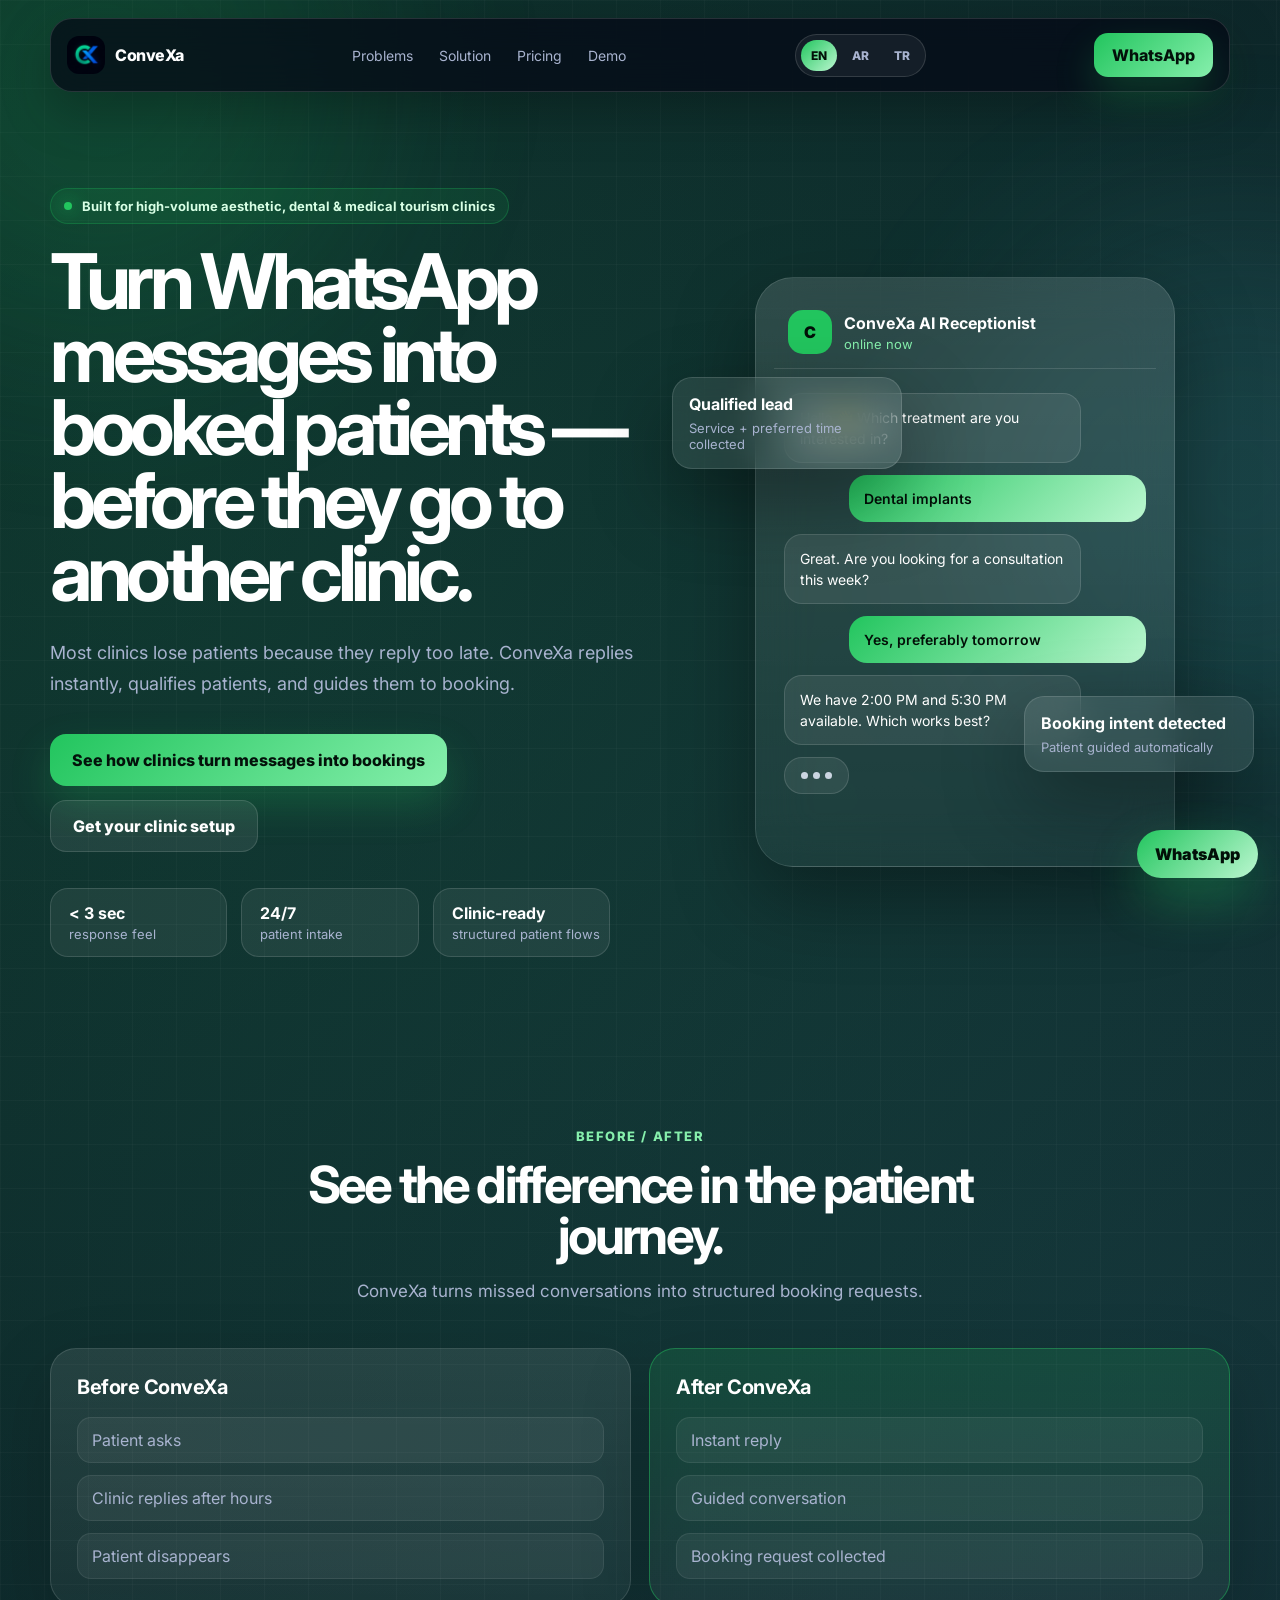
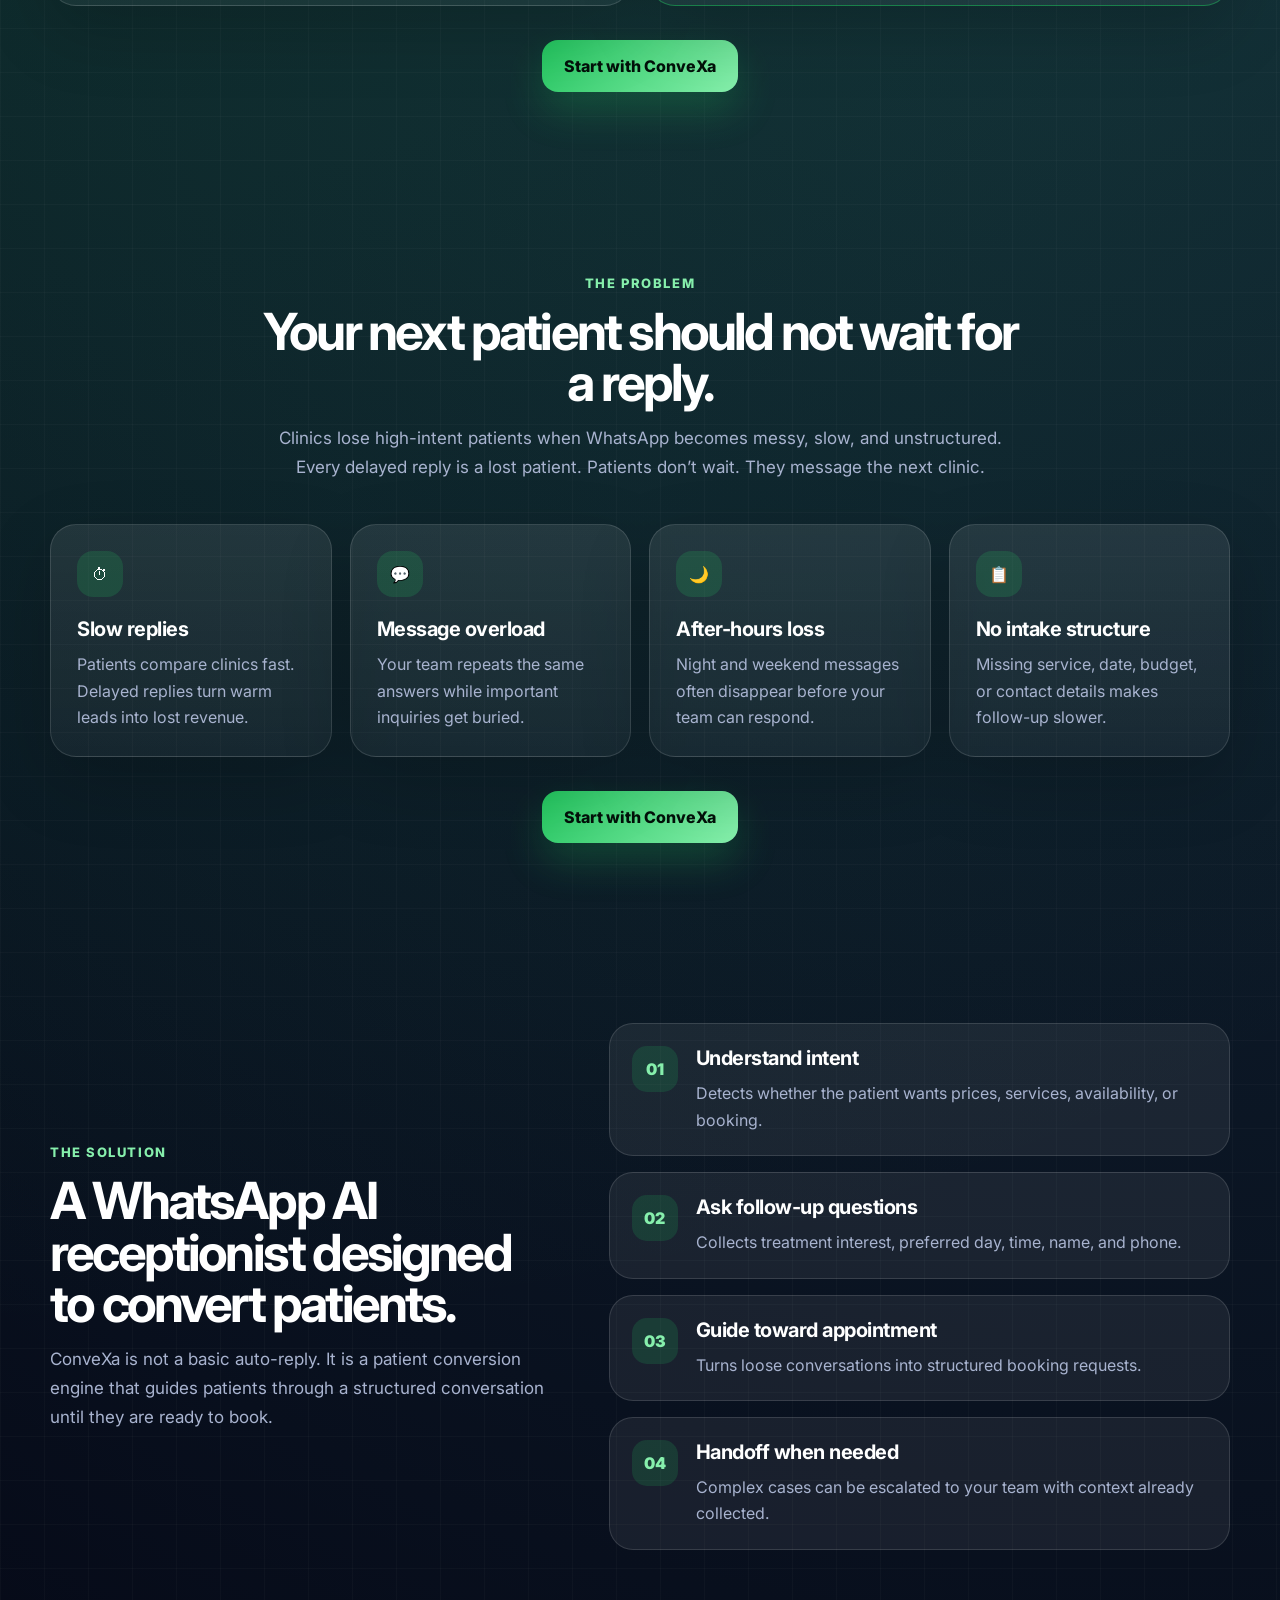
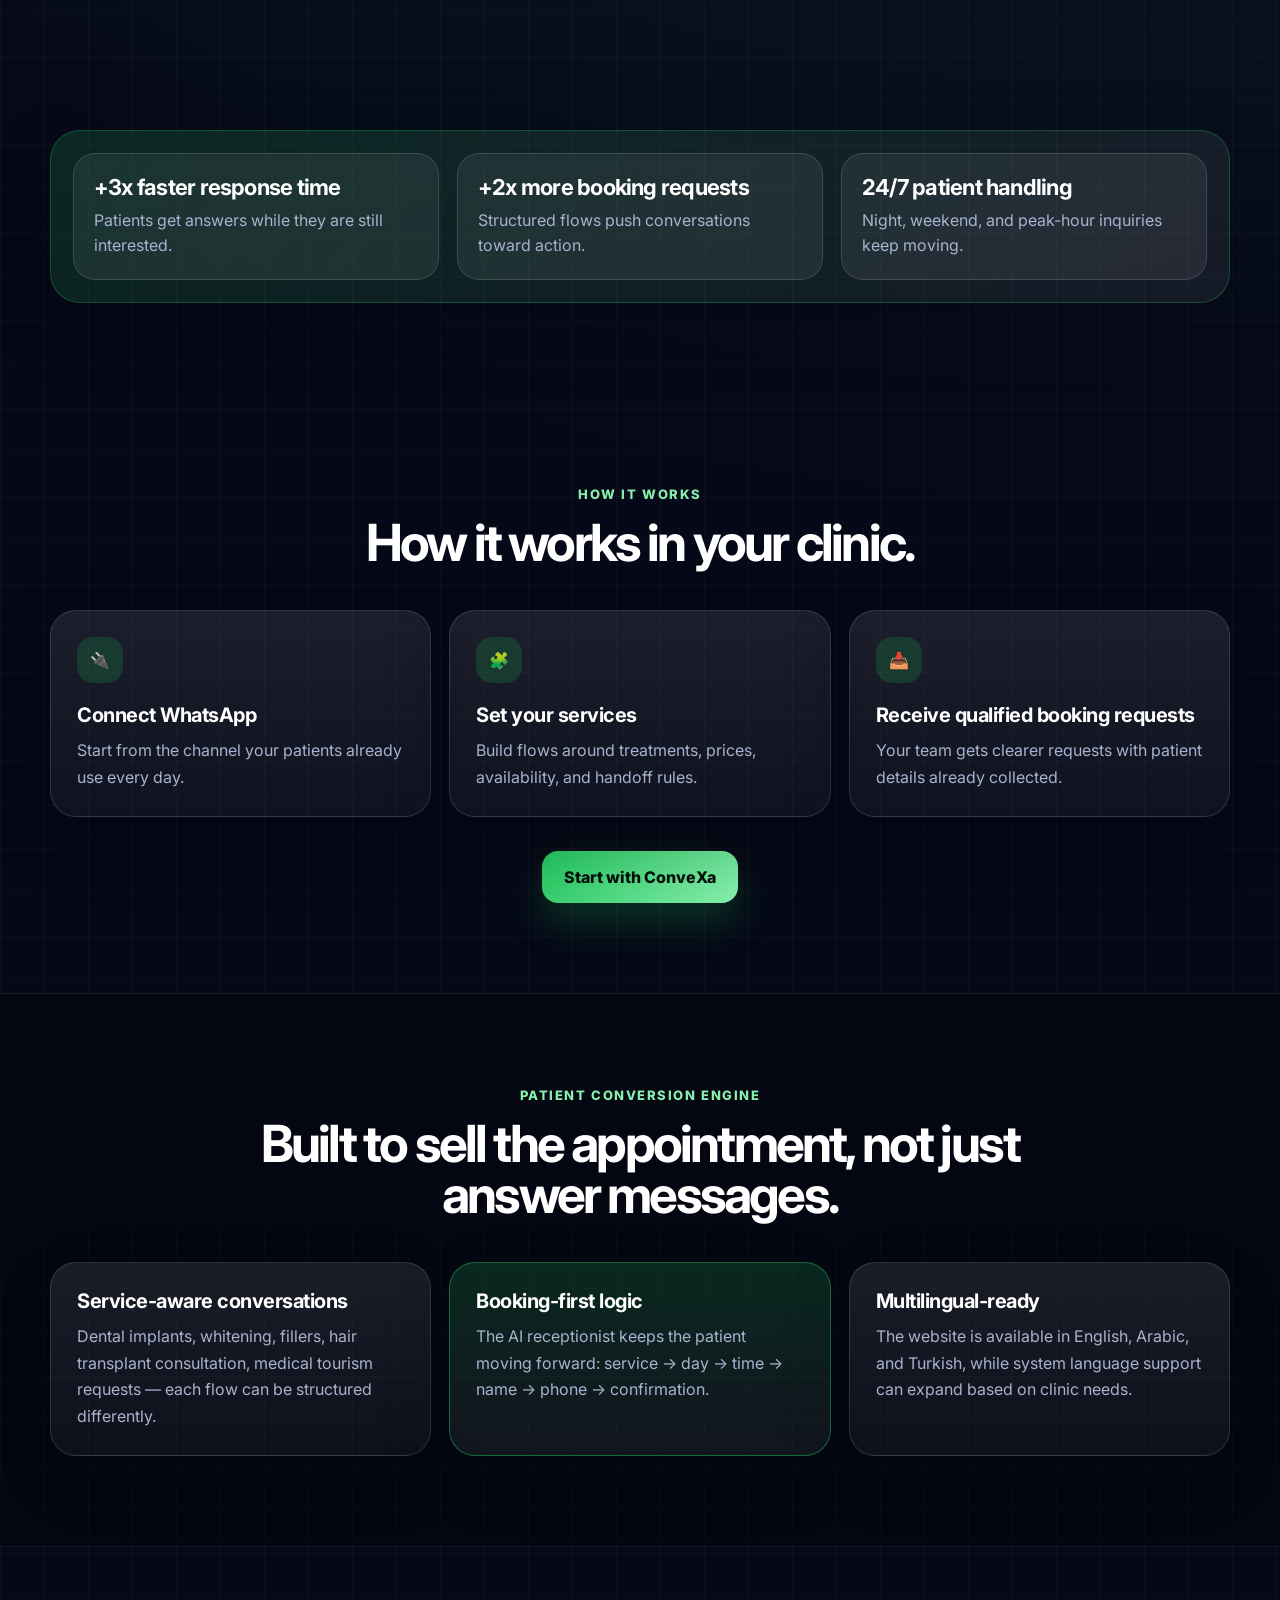
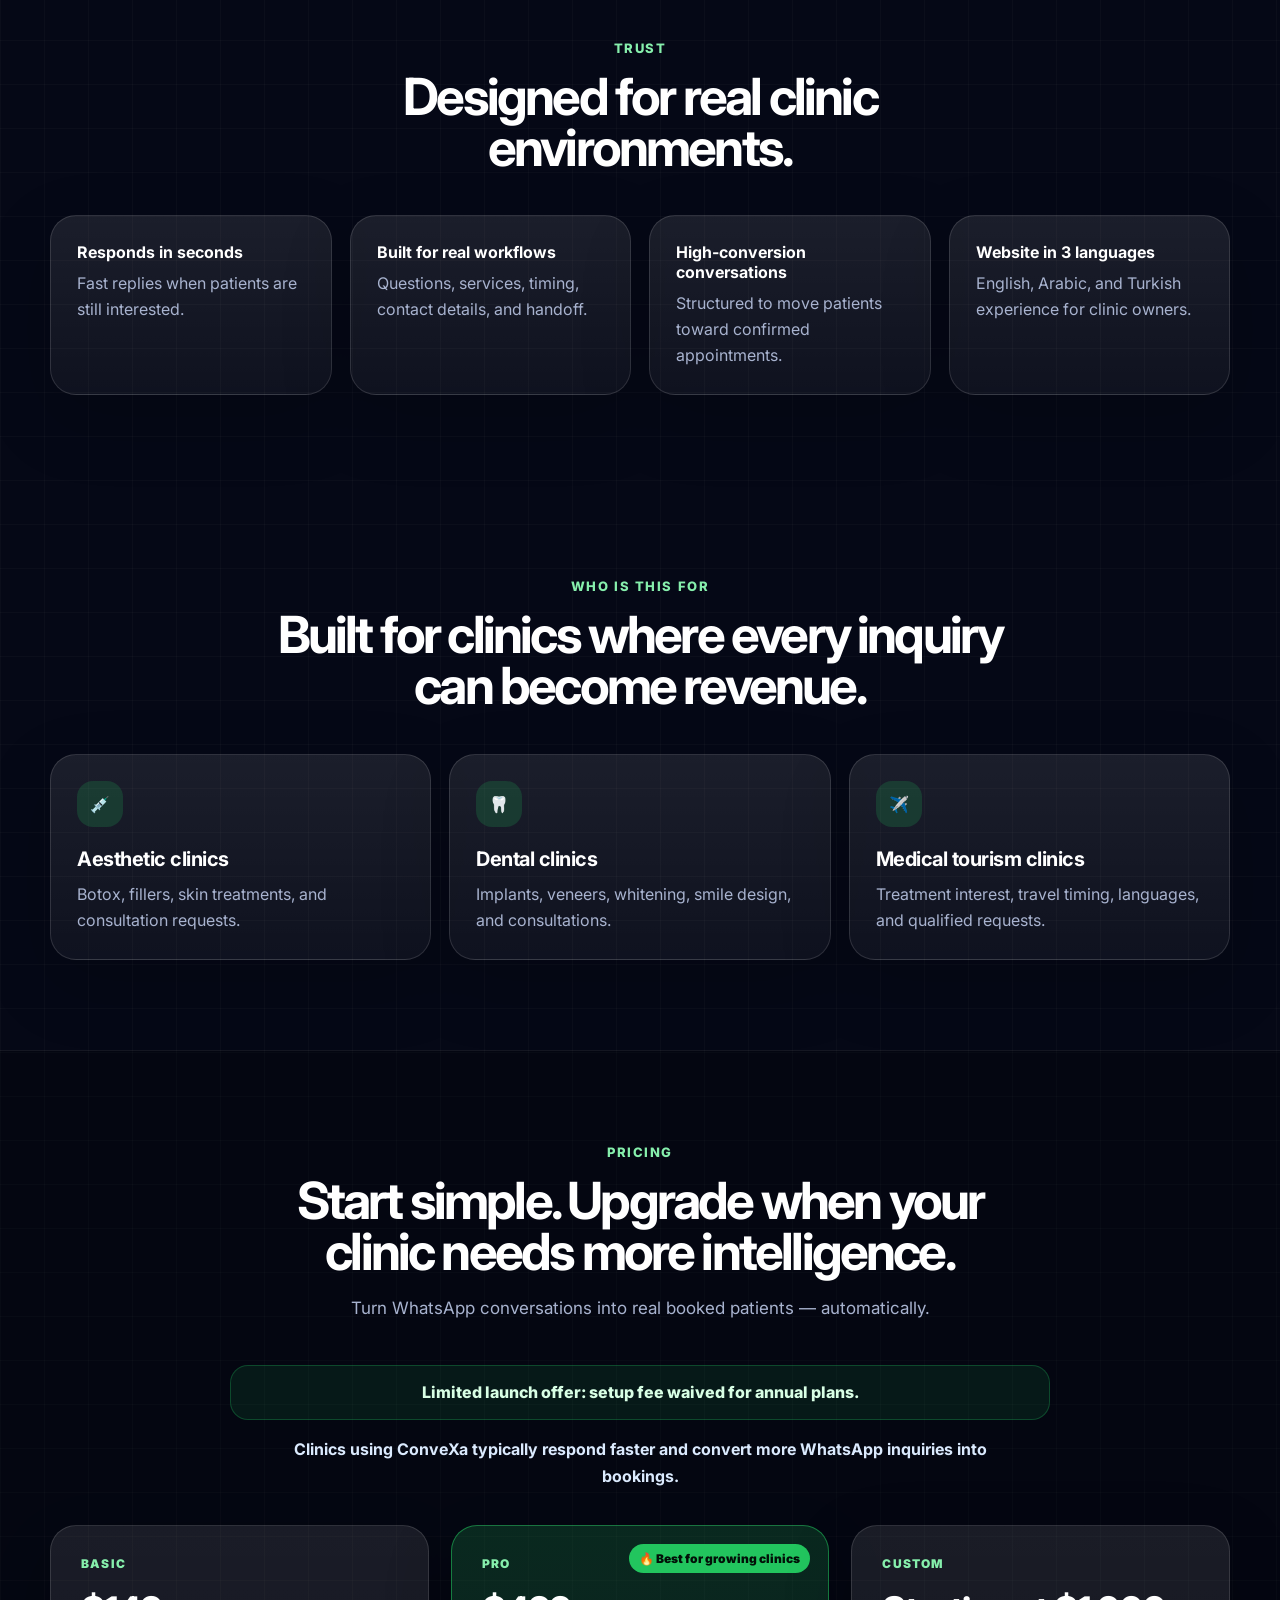
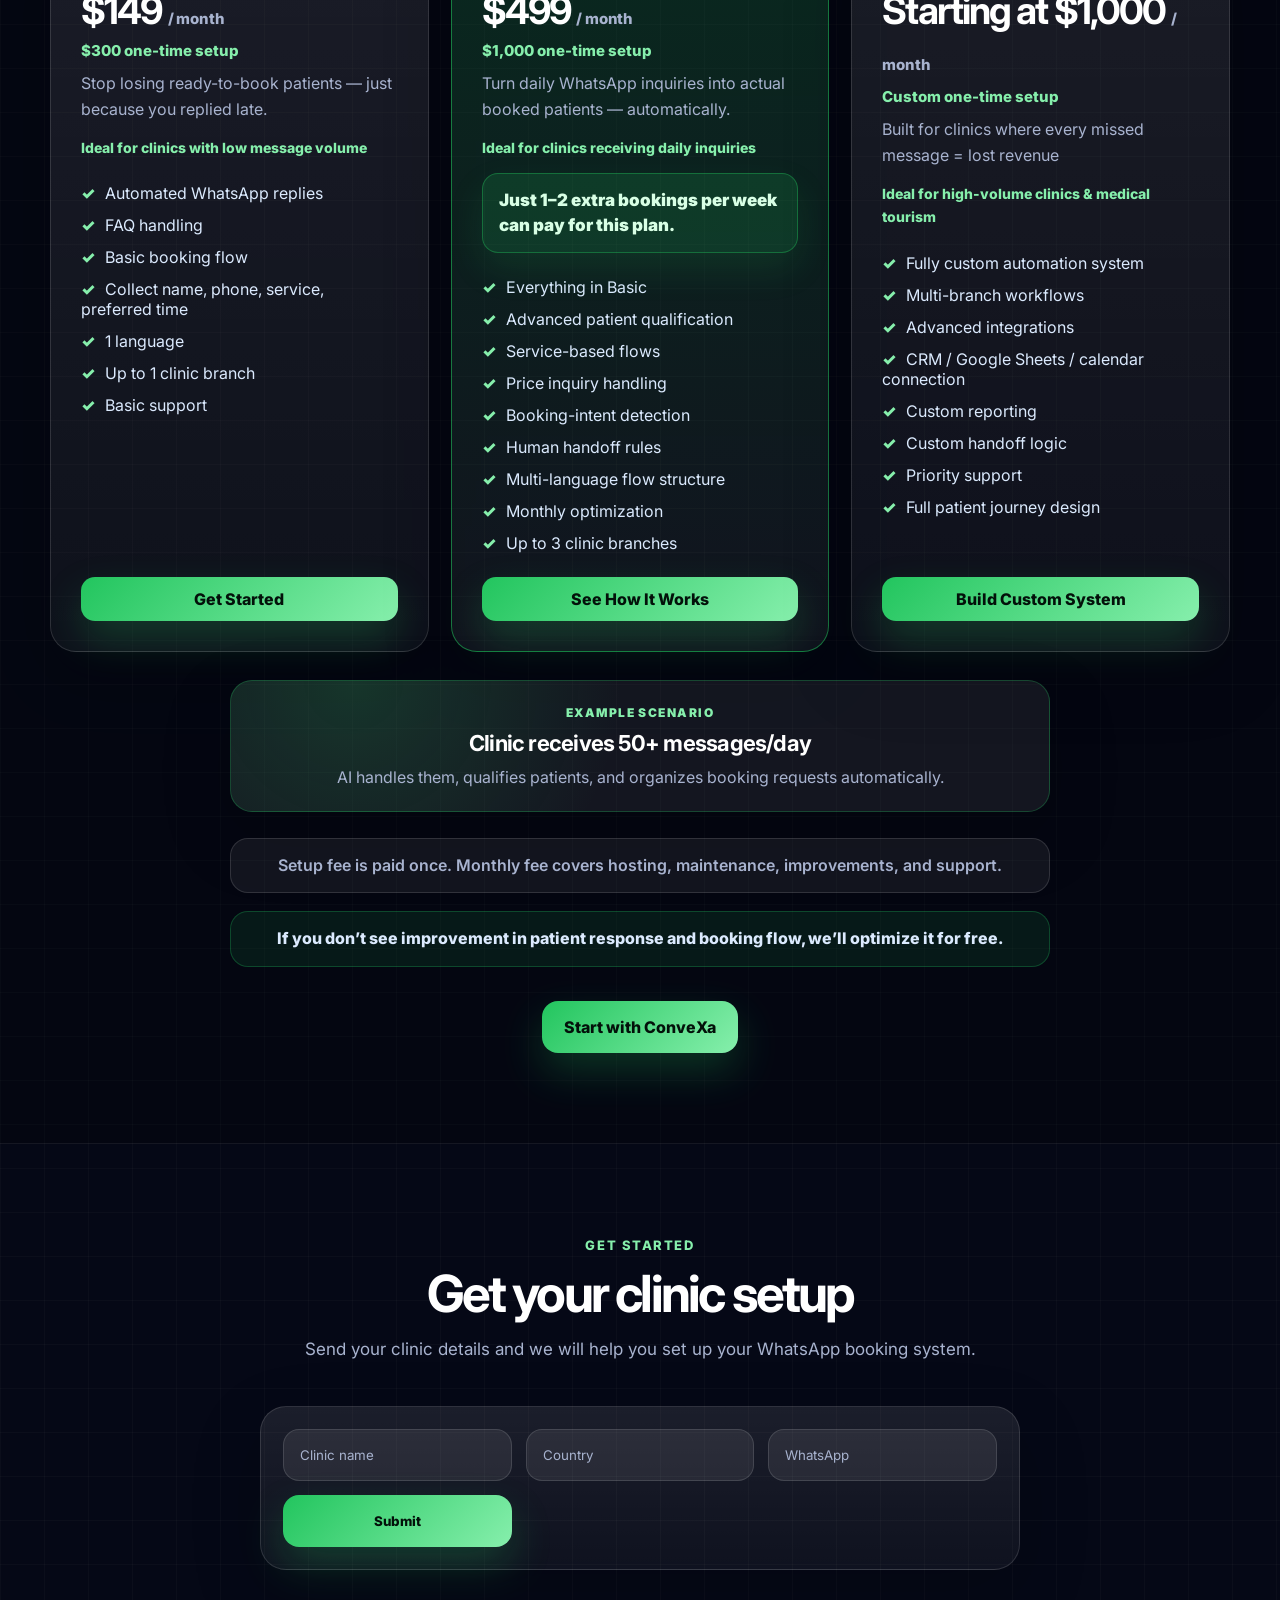
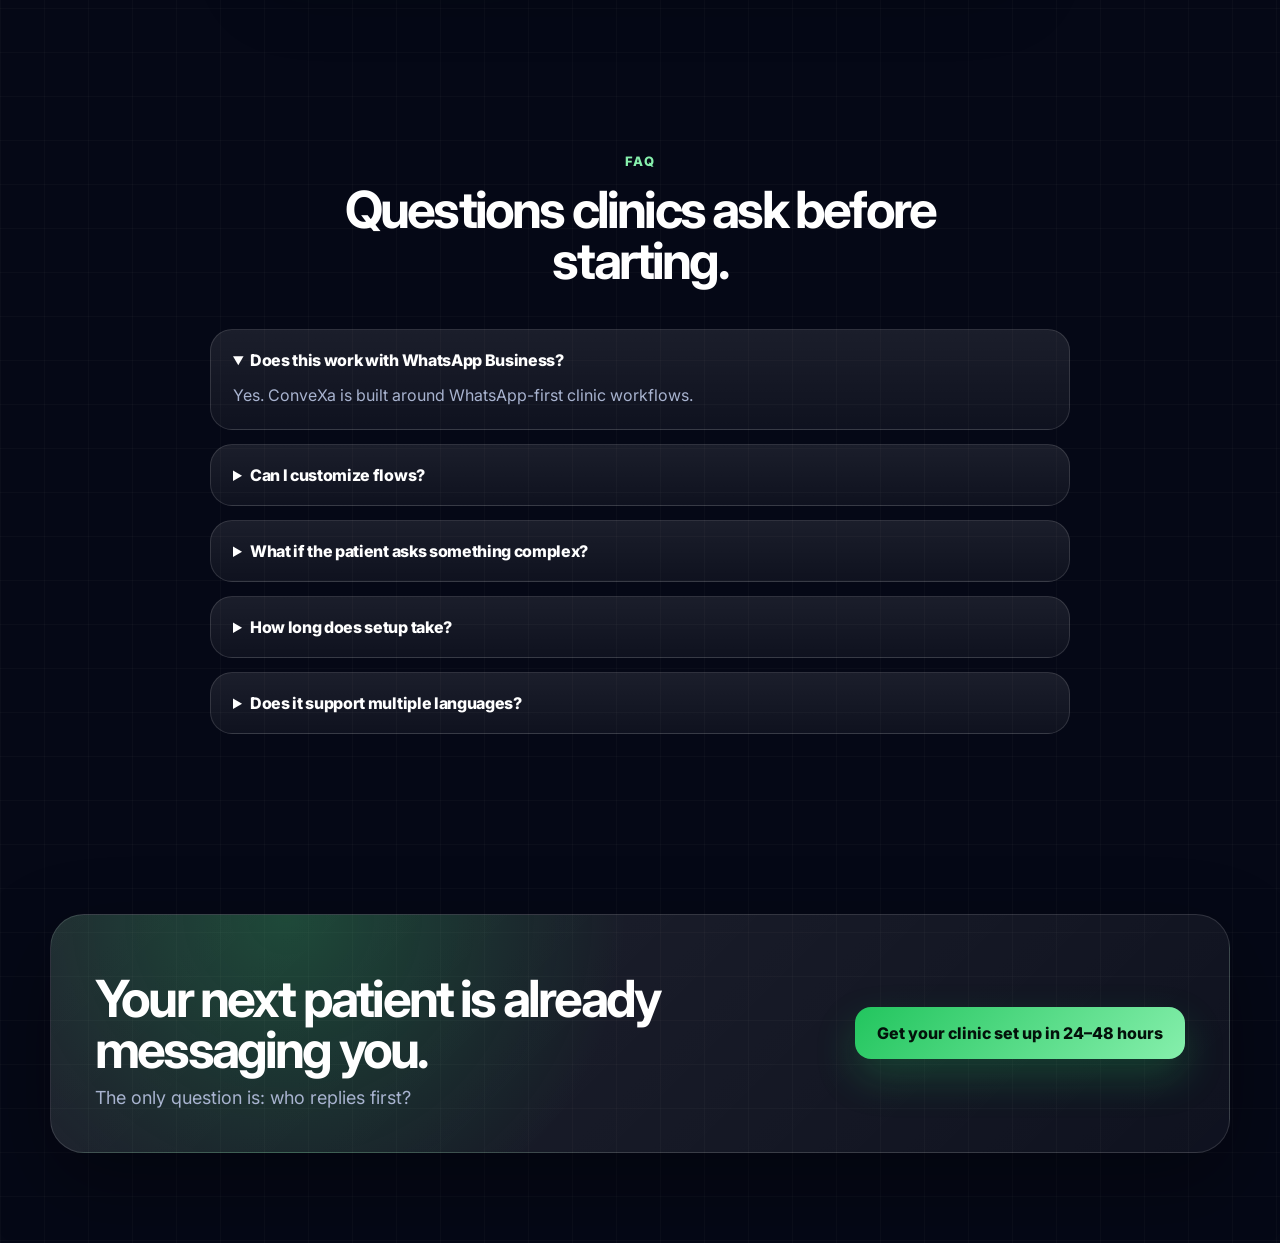
<file: index.html>
<!DOCTYPE html>
<html lang="en">
<head>
  <meta charset="UTF-8" />
  <meta name="viewport" content="width=device-width, initial-scale=1.0" />
  <title>ConveXa — WhatsApp AI Assistant for Clinics</title>

  <link rel="preconnect" href="https://fonts.googleapis.com">
  <link rel="preconnect" href="https://fonts.gstatic.com" crossorigin>
  <link href="https://fonts.googleapis.com/css2?family=Inter:wght@300;400;500;600;700;800;900&display=swap" rel="stylesheet">

  <link rel="stylesheet" href="style.css" />
</head>

<body>
  <div class="bg-glow bg-glow-1"></div>
  <div class="bg-glow bg-glow-2"></div>

  <header class="nav">
    <a href="#" class="brand">
      <img src="assets/logo.jpg" alt="ConveXa logo" />
      <span>ConveXa</span>
    </a>

    <nav class="nav-links">
      <a href="#problem" data-i18n="navProblems">Problems</a>
      <a href="#solution" data-i18n="navSolution">Solution</a>
      <a href="#pricing" data-i18n="navPricing">Pricing</a>
      <a href="demo/index.html" data-i18n="navDemo">Demo</a>
    </nav>

    <div class="lang-switch">
      <button data-lang="en" class="active">EN</button>
      <button data-lang="ar">AR</button>
      <button data-lang="tr">TR</button>
    </div>

    <a class="nav-cta" href="https://wa.me/31684957550?text=Hello,%20I%20want%20to%20automate%20my%20clinic%20using%20ConveXa.">
      WhatsApp
    </a>
  </header>

  <main>
    <section class="hero">
      <div class="hero-content">
        <div class="eyebrow">
          <span></span>
          <b data-i18n="eyebrow">Built for high-volume aesthetic, dental & medical tourism clinics</b>
        </div>

        <h1 data-i18n="heroTitle">
          Turn WhatsApp messages into booked patients — before they go to another clinic.
        </h1>

        <p class="hero-subtitle" data-i18n="heroSubtitle">
          Most clinics lose patients because they reply too late. ConveXa replies instantly, qualifies patients, and guides them to booking.
        </p>

        <div class="hero-actions">
          <a class="btn btn-primary" href="demo/index.html" data-i18n="tryDemo">See how clinics turn messages into bookings</a>
          <a class="btn btn-secondary" href="#lead-capture" data-i18n="talkWhatsapp">
            Get your clinic setup
          </a>
        </div>

        <div class="trust-row">
          <div>
            <strong>&lt; 3 sec</strong>
            <span data-i18n="trustResponse">response feel</span>
          </div>
          <div>
            <strong>24/7</strong>
            <span data-i18n="trustIntake">patient intake</span>
          </div>
          <div>
            <strong data-i18n="trustReady">Clinic-ready</strong>
            <span data-i18n="trustLanguages">structured patient flows</span>
          </div>
        </div>
      </div>

      <div class="hero-visual">
        <div class="phone-card">
          <div class="phone-header">
            <div class="clinic-avatar">C</div>
            <div>
              <strong data-i18n="assistantName">ConveXa AI Receptionist</strong>
              <span data-i18n="onlineNow">online now</span>
            </div>
          </div>

          <div class="phone-chat">
            <div class="bubble bot" data-i18n="chat1">Hello 👋 Which treatment are you interested in?</div>
            <div class="bubble user" data-i18n="chat2">Dental implants</div>
            <div class="bubble bot" data-i18n="chat3">Great. Are you looking for a consultation this week?</div>
            <div class="bubble user" data-i18n="chat4">Yes, preferably tomorrow</div>
            <div class="bubble bot" data-i18n="chat5">We have 2:00 PM and 5:30 PM available. Which works best?</div>
            <div class="typing-dots"><i></i><i></i><i></i></div>
          </div>
        </div>

        <div class="floating-card float-one">
          <strong data-i18n="float1Title">Qualified lead</strong>
          <span data-i18n="float1Text">Service + preferred time collected</span>
        </div>

        <div class="floating-card float-two">
          <strong data-i18n="float2Title">Booking intent detected</strong>
          <span data-i18n="float2Text">Patient guided automatically</span>
        </div>
      </div>
    </section>

    <section class="section before-after" id="before-after">
      <div class="section-head">
        <span class="section-label" data-i18n="beforeAfterLabel">Before / After</span>
        <h2 data-i18n="beforeAfterTitle">See the difference in the patient journey.</h2>
        <p data-i18n="beforeAfterText">ConveXa turns missed conversations into structured booking requests.</p>
      </div>

      <div class="cards two">
        <article class="glass-card before-card">
          <h3 data-i18n="beforeTitle">Before ConveXa</h3>
          <ul class="clean-list">
            <li data-i18n="before1">Patient asks</li>
            <li data-i18n="before2">Clinic replies after hours</li>
            <li data-i18n="before3">Patient disappears</li>
          </ul>
        </article>

        <article class="glass-card after-card">
          <h3 data-i18n="afterTitle">After ConveXa</h3>
          <ul class="clean-list">
            <li data-i18n="after1">Instant reply</li>
            <li data-i18n="after2">Guided conversation</li>
            <li data-i18n="after3">Booking request collected</li>
          </ul>
        </article>
      </div>

      <div class="section-cta">
        <a class="btn btn-primary" href="https://wa.me/31684957550?text=Hello,%20I%20want%20to%20automate%20my%20clinic%20using%20ConveXa." data-i18n="startWithConvexa">Start with ConveXa</a>
      </div>
    </section>

    <section class="section" id="problem">
      <div class="section-head">
        <span class="section-label" data-i18n="problemLabel">The problem</span>
        <h2 data-i18n="problemTitle">Your next patient should not wait for a reply.</h2>
        <p data-i18n="problemText">Clinics lose high-intent patients when WhatsApp becomes messy, slow, and unstructured.</p>
      </div>

      <div class="cards four">
        <article class="glass-card">
          <div class="icon">⏱</div>
          <h3 data-i18n="problem1Title">Slow replies</h3>
          <p data-i18n="problem1Text">Patients compare clinics fast. Delayed replies turn warm leads into lost revenue.</p>
        </article>

        <article class="glass-card">
          <div class="icon">💬</div>
          <h3 data-i18n="problem2Title">Message overload</h3>
          <p data-i18n="problem2Text">Your team repeats the same answers while important inquiries get buried.</p>
        </article>

        <article class="glass-card">
          <div class="icon">🌙</div>
          <h3 data-i18n="problem3Title">After-hours loss</h3>
          <p data-i18n="problem3Text">Night and weekend messages often disappear before your team can respond.</p>
        </article>

        <article class="glass-card">
          <div class="icon">📋</div>
          <h3 data-i18n="problem4Title">No intake structure</h3>
          <p data-i18n="problem4Text">Missing service, date, budget, or contact details makes follow-up slower.</p>
        </article>
      </div>

      <div class="section-cta">
        <a class="btn btn-primary" href="https://wa.me/31684957550?text=Hello,%20I%20want%20to%20automate%20my%20clinic%20using%20ConveXa." data-i18n="startWithConvexa">Start with ConveXa</a>
      </div>
    </section>

    <section class="section split" id="solution">
      <div class="section-head left">
        <span class="section-label" data-i18n="solutionLabel">The solution</span>
        <h2 data-i18n="solutionTitle">A WhatsApp AI receptionist designed to convert patients.</h2>
        <p data-i18n="solutionText">ConveXa is not a basic auto-reply. It is a patient conversion engine that guides patients through a structured conversation until they are ready to book.</p>
      </div>

      <div class="workflow">
        <div class="workflow-step">
          <span>01</span>
          <div>
            <h3 data-i18n="step1Title">Understand intent</h3>
            <p data-i18n="step1Text">Detects whether the patient wants prices, services, availability, or booking.</p>
          </div>
        </div>

        <div class="workflow-step">
          <span>02</span>
          <div>
            <h3 data-i18n="step2Title">Ask follow-up questions</h3>
            <p data-i18n="step2Text">Collects treatment interest, preferred day, time, name, and phone.</p>
          </div>
        </div>

        <div class="workflow-step">
          <span>03</span>
          <div>
            <h3 data-i18n="step3Title">Guide toward appointment</h3>
            <p data-i18n="step3Text">Turns loose conversations into structured booking requests.</p>
          </div>
        </div>

        <div class="workflow-step">
          <span>04</span>
          <div>
            <h3 data-i18n="step4Title">Handoff when needed</h3>
            <p data-i18n="step4Text">Complex cases can be escalated to your team with context already collected.</p>
          </div>
        </div>
      </div>
    </section>

    <section class="section proof-section">
      <div class="proof-box">
        <div>
          <strong data-i18n="proof1Title">+3x faster response time</strong>
          <span data-i18n="proof1Text">Patients get answers while they are still interested.</span>
        </div>
        <div>
          <strong data-i18n="proof2Title">+2x more booking requests</strong>
          <span data-i18n="proof2Text">Structured flows push conversations toward action.</span>
        </div>
        <div>
          <strong data-i18n="proof3Title">24/7 patient handling</strong>
          <span data-i18n="proof3Text">Night, weekend, and peak-hour inquiries keep moving.</span>
        </div>
      </div>
    </section>

    <section class="section how-section">
      <div class="section-head">
        <span class="section-label" data-i18n="howLabel">How it works</span>
        <h2 data-i18n="howTitle">How it works in your clinic.</h2>
      </div>

      <div class="cards three">
        <article class="glass-card">
          <div class="icon">🔌</div>
          <h3 data-i18n="how1Title">Connect WhatsApp</h3>
          <p data-i18n="how1Text">Start from the channel your patients already use every day.</p>
        </article>

        <article class="glass-card">
          <div class="icon">🧩</div>
          <h3 data-i18n="how2Title">Set your services</h3>
          <p data-i18n="how2Text">Build flows around treatments, prices, availability, and handoff rules.</p>
        </article>

        <article class="glass-card">
          <div class="icon">📥</div>
          <h3 data-i18n="how3Title">Receive qualified booking requests</h3>
          <p data-i18n="how3Text">Your team gets clearer requests with patient details already collected.</p>
        </article>
      </div>

      <div class="section-cta">
        <a class="btn btn-primary" href="https://wa.me/31684957550?text=Hello,%20I%20want%20to%20automate%20my%20clinic%20using%20ConveXa." data-i18n="startWithConvexa">Start with ConveXa</a>
      </div>
    </section>

    <section class="section dark">
      <div class="section-head">
        <span class="section-label" data-i18n="intelLabel">Patient conversion engine</span>
        <h2 data-i18n="intelTitle">Built to sell the appointment, not just answer messages.</h2>
      </div>

      <div class="cards three">
        <article class="feature-card">
          <h3 data-i18n="intel1Title">Service-aware conversations</h3>
          <p data-i18n="intel1Text">Dental implants, whitening, fillers, hair transplant consultation, medical tourism requests — each flow can be structured differently.</p>
        </article>

        <article class="feature-card highlighted">
          <h3 data-i18n="intel2Title">Booking-first logic</h3>
          <p data-i18n="intel2Text">The AI receptionist keeps the patient moving forward: service → day → time → name → phone → confirmation.</p>
        </article>

        <article class="feature-card">
          <h3 data-i18n="intel3Title">Multilingual-ready</h3>
          <p data-i18n="intel3Text">The website is available in English, Arabic, and Turkish, while system language support can expand based on clinic needs.</p>
        </article>
      </div>
    </section>

    <section class="section">
      <div class="section-head">
        <span class="section-label" data-i18n="trustLabel">Trust</span>
        <h2 data-i18n="trustTitle">Designed for real clinic environments.</h2>
      </div>

      <div class="trust-grid">
        <div>
          <strong data-i18n="trust1Title">Responds in seconds</strong>
          <span data-i18n="trust1Text">Fast replies when patients are still interested.</span>
        </div>
        <div>
          <strong data-i18n="trust2Title">Built for real workflows</strong>
          <span data-i18n="trust2Text">Questions, services, timing, contact details, and handoff.</span>
        </div>
        <div>
          <strong data-i18n="trust3Title">High-conversion conversations</strong>
          <span data-i18n="trust3Text">Structured to move patients toward confirmed appointments.</span>
        </div>
        <div>
          <strong data-i18n="trust4Title">Website in 3 languages</strong>
          <span data-i18n="trust4Text">English, Arabic, and Turkish experience for clinic owners.</span>
        </div>
      </div>
    </section>

    <section class="section who-section">
      <div class="section-head">
        <span class="section-label" data-i18n="whoLabel">Who is this for</span>
        <h2 data-i18n="whoTitle">Built for clinics where every inquiry can become revenue.</h2>
      </div>

      <div class="cards three">
        <article class="glass-card">
          <div class="icon">💉</div>
          <h3 data-i18n="who1Title">Aesthetic clinics</h3>
          <p data-i18n="who1Text">Botox, fillers, skin treatments, and consultation requests.</p>
        </article>

        <article class="glass-card">
          <div class="icon">🦷</div>
          <h3 data-i18n="who2Title">Dental clinics</h3>
          <p data-i18n="who2Text">Implants, veneers, whitening, smile design, and consultations.</p>
        </article>

        <article class="glass-card">
          <div class="icon">✈️</div>
          <h3 data-i18n="who3Title">Medical tourism clinics</h3>
          <p data-i18n="who3Text">Treatment interest, travel timing, languages, and qualified requests.</p>
        </article>
      </div>
    </section>

    <section class="section dark" id="pricing">
      <div class="section-head">
        <span class="section-label" data-i18n="pricingLabel">Pricing</span>
        <h2 data-i18n="pricingTitle">Start simple. Upgrade when your clinic needs more intelligence.</h2>
        <p data-i18n="pricingSubtitle">Turn WhatsApp conversations into real booked patients — automatically.</p>
      </div>

      <div class="launch-offer" data-i18n="launchOffer">
        Limited launch offer: setup fee waived for annual plans.
      </div>

      <p class="pricing-intro" data-i18n="pricingIntro">
        Clinics using ConveXa typically respond faster and convert more WhatsApp inquiries into bookings.
      </p>

      <div class="pricing-grid">
        <article class="price-card">
          <span class="plan" data-i18n="basicPlan">Basic</span>
          <h3 data-i18n="basicPrice">$149 <small>/ month</small></h3>
          <div class="setup-fee" data-i18n="basicSetup">$300 one-time setup</div>
          <p data-i18n="basicText">Stop losing ready-to-book patients — just because you replied late.</p>
          <p class="plan-ideal" data-i18n="basicIdeal">Ideal for clinics with low message volume</p>

          <ul>
            <li data-i18n="basic1">Automated WhatsApp replies</li>
            <li data-i18n="basic2">FAQ handling</li>
            <li data-i18n="basic3">Basic booking flow</li>
            <li data-i18n="basic4">Collect name, phone, service, preferred time</li>
            <li data-i18n="basic5">1 language</li>
            <li data-i18n="basic6">Up to 1 clinic branch</li>
            <li data-i18n="basic7">Basic support</li>
          </ul>

          <a href="https://wa.me/31684957550?text=Hello,%20I%20want%20to%20automate%20my%20clinic%20using%20ConveXa." data-i18n="startBasic">Get Started</a>
        </article>

        <article class="price-card popular">
          <div class="popular-badge" data-i18n="popular">🔥 Best for growing clinics</div>
          <span class="plan" data-i18n="proPlan">Pro</span>
          <h3 data-i18n="proPrice">$499 <small>/ month</small></h3>
          <div class="setup-fee" data-i18n="proSetup">$1,000 one-time setup</div>
          <p data-i18n="proText">Turn daily WhatsApp inquiries into actual booked patients — automatically.</p>
          <p class="plan-ideal" data-i18n="proIdeal">Ideal for clinics receiving daily inquiries</p>
          <p class="roi-hint" data-i18n="proRoi">Just 1–2 extra bookings per week can pay for this plan.</p>

          <ul>
            <li data-i18n="pro1">Everything in Basic</li>
            <li data-i18n="pro2">Advanced patient qualification</li>
            <li data-i18n="pro3">Service-based flows</li>
            <li data-i18n="pro4">Price inquiry handling</li>
            <li data-i18n="pro5">Booking-intent detection</li>
            <li data-i18n="pro6">Human handoff rules</li>
            <li data-i18n="pro7">Multi-language flow structure</li>
            <li data-i18n="pro8">Monthly optimization</li>
            <li data-i18n="pro9">Up to 3 clinic branches</li>
          </ul>

          <a href="https://wa.me/31684957550?text=Hello,%20I%20want%20to%20automate%20my%20clinic%20using%20ConveXa." data-i18n="discussPro">See How It Works</a>
        </article>

        <article class="price-card">
          <span class="plan" data-i18n="customPlan">Custom</span>
          <h3 data-i18n="customPrice">Starting at $1,000 <small>/ month</small></h3>
          <div class="setup-fee" data-i18n="customSetup">Custom one-time setup</div>
          <p data-i18n="customText">Built for clinics where every missed message = lost revenue</p>
          <p class="plan-ideal" data-i18n="customIdeal">Ideal for high-volume clinics & medical tourism</p>

          <ul>
            <li data-i18n="custom1">Fully custom automation system</li>
            <li data-i18n="custom2">Multi-branch workflows</li>
            <li data-i18n="custom3">Advanced integrations</li>
            <li data-i18n="custom4">CRM / Google Sheets / calendar connection</li>
            <li data-i18n="custom5">Custom reporting</li>
            <li data-i18n="custom6">Custom handoff logic</li>
            <li data-i18n="custom7">Priority support</li>
            <li data-i18n="custom8">Full patient journey design</li>
          </ul>

          <a href="https://wa.me/31684957550?text=Hello,%20I%20want%20to%20automate%20my%20clinic%20using%20ConveXa." data-i18n="buildCustom">Build Custom System</a>
        </article>
      </div>

      <div class="example-scenario">
        <span data-i18n="exampleLabel">Example scenario</span>
        <strong data-i18n="exampleTitle">Clinic receives 50+ messages/day</strong>
        <p data-i18n="exampleText">AI handles them, qualifies patients, and organizes booking requests automatically.</p>
      </div>

      <p class="pricing-note" data-i18n="pricingNote">
        Setup fee is paid once. Monthly fee covers hosting, maintenance, improvements, and support.
      </p>

      <p class="risk-remover" data-i18n="riskRemover">
        If you don’t see improvement in patient response and booking flow, we’ll optimize it for free.
      </p>

      <div class="section-cta">
        <a class="btn btn-primary" href="https://wa.me/31684957550?text=Hello,%20I%20want%20to%20automate%20my%20clinic%20using%20ConveXa." data-i18n="startWithConvexa">Start with ConveXa</a>
      </div>
    </section>

    <section class="section lead-section" id="lead-capture">
      <div class="section-head">
        <span class="section-label" data-i18n="leadLabel">Get started</span>
        <h2 data-i18n="leadTitle">Get your clinic setup</h2>
        <p data-i18n="leadText">Send your clinic details and we will help you set up your WhatsApp booking system.</p>
      </div>

      <form class="lead-form" action="https://wa.me/31684957550" method="get">
        <input type="text" name="clinic" placeholder="Clinic name" data-i18n-placeholder="clinicName" />
        <input type="text" name="country" placeholder="Country" data-i18n-placeholder="country" />
        <input type="text" name="whatsapp" placeholder="WhatsApp" data-i18n-placeholder="whatsapp" />
        <button type="submit" class="btn btn-primary" data-i18n="submitLead">Submit</button>
      </form>
    </section>

    <section class="section faq-section">
      <div class="section-head">
        <span class="section-label" data-i18n="faqLabel">FAQ</span>
        <h2 data-i18n="faqTitle">Questions clinics ask before starting.</h2>
      </div>

      <div class="faq-list">
        <details open>
          <summary data-i18n="faq1Q">Does this work with WhatsApp Business?</summary>
          <p data-i18n="faq1A">Yes. ConveXa is built around WhatsApp-first clinic workflows.</p>
        </details>

        <details>
          <summary data-i18n="faq2Q">Can I customize flows?</summary>
          <p data-i18n="faq2A">Yes. Flows can be customized by service, clinic type, language, and booking process.</p>
        </details>

        <details>
          <summary data-i18n="faq3Q">What if the patient asks something complex?</summary>
          <p data-i18n="faq3A">Complex cases can be handed off to your team with the patient context already collected.</p>
        </details>

        <details>
          <summary data-i18n="faq4Q">How long does setup take?</summary>
          <p data-i18n="faq4A">Setup depends on your services and flows, but the system is designed to launch quickly.</p>
        </details>

        <details>
          <summary data-i18n="faq5Q">Does it support multiple languages?</summary>
          <p data-i18n="faq5A">Yes. The website supports English, Arabic, and Turkish, and patient flows can be expanded based on clinic needs.</p>
        </details>
      </div>
    </section>

    <section class="final-cta">
      <div>
        <h2 data-i18n="finalTitle">Your next patient is already messaging you.</h2>
        <p data-i18n="finalText">The only question is: who replies first?</p>
      </div>

      <a class="btn btn-primary" href="https://wa.me/31684957550?text=Hello,%20I%20want%20to%20automate%20my%20clinic%20using%20ConveXa." data-i18n="continueWhatsapp">
        Get your clinic set up in 24–48 hours
      </a>
    </section>
  </main>

  <a class="sticky-whatsapp" href="https://wa.me/31684957550?text=Hello,%20I%20want%20to%20automate%20my%20clinic%20using%20ConveXa.">
    WhatsApp
  </a>

  <script src="script.js"></script>
</body>
</html>
</file>
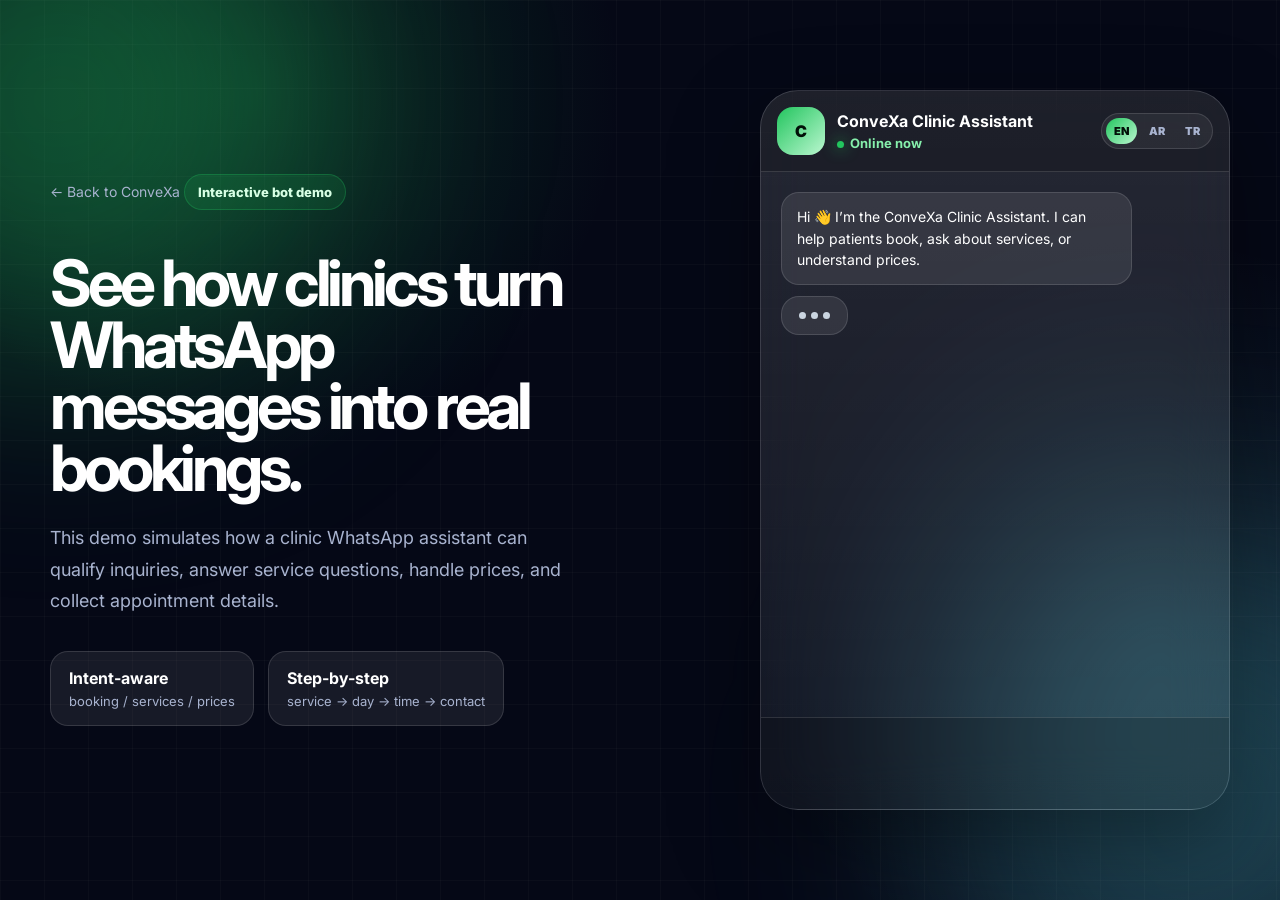
<file: demo/index.html>
<!DOCTYPE html>
<html lang="en">
<head>
  <meta charset="UTF-8" />
  <meta name="viewport" content="width=device-width, initial-scale=1.0" />

  <title>ConveXa Demo — Interactive Clinic Bot</title>

  <link rel="preconnect" href="https://fonts.googleapis.com">
  <link rel="preconnect" href="https://fonts.gstatic.com" crossorigin>
  <link href="https://fonts.googleapis.com/css2?family=Inter:wght@300;400;500;600;700;800;900&display=swap" rel="stylesheet">

  <link rel="stylesheet" href="style.css" />
</head>

<body>
  <div class="demo-bg demo-bg-1"></div>
  <div class="demo-bg demo-bg-2"></div>

  <main class="demo-shell">
    <section class="demo-copy">
      <a class="back-link" href="../index.html" data-i18n="back">← Back to ConveXa</a>

      <span class="demo-badge" data-i18n="badge">Interactive bot demo</span>

      <h1 data-i18n="title">See how clinics turn WhatsApp messages into real bookings.</h1>

      <p data-i18n="subtitle">
        This demo simulates how a clinic WhatsApp assistant can qualify inquiries,
        answer service questions, handle prices, and collect appointment details.
      </p>

      <div class="demo-proof">
        <div>
          <strong data-i18n="proof1Title">Intent-aware</strong>
          <span data-i18n="proof1Text">booking / services / prices</span>
        </div>
        <div>
          <strong data-i18n="proof2Title">Step-by-step</strong>
          <span data-i18n="proof2Text">service → day → time → contact</span>
        </div>
      </div>
    </section>

    <section class="chat-device">
      <div class="chat-header">
        <div class="avatar">C</div>
        <div class="chat-title">
          <strong data-i18n="assistantName">ConveXa Clinic Assistant</strong>
          <span><i></i><b data-i18n="online">Online now</b></span>
        </div>

        <div class="demo-lang-switch">
          <button data-lang="en" class="active">EN</button>
          <button data-lang="ar">AR</button>
          <button data-lang="tr">TR</button>
        </div>
      </div>

      <div id="chatBox" class="chat-box"></div>

      <div id="options" class="options"></div>
    </section>
  </main>

  <script src="script.js"></script>
</body>
</html>
</file>
<file: style.css>
:root {
  --bg: #050816;
  --panel: rgba(255, 255, 255, 0.065);
  --border: rgba(255, 255, 255, 0.13);
  --text: #ffffff;
  --muted: #a8b3cf;
  --green: #22c55e;
  --shadow: 0 30px 80px rgba(0, 0, 0, 0.35);
  --radius: 26px;
}

* {
  box-sizing: border-box;
  margin: 0;
  padding: 0;
}

html {
  scroll-behavior: smooth;
}

body {
  min-height: 100vh;
  font-family: Inter, sans-serif;
  color: var(--text);
  background:
    linear-gradient(rgba(255,255,255,0.025) 1px, transparent 1px),
    linear-gradient(90deg, rgba(255,255,255,0.025) 1px, transparent 1px),
    radial-gradient(circle at 10% 5%, rgba(34,197,94,0.20), transparent 28%),
    radial-gradient(circle at 90% 15%, rgba(103,232,249,0.14), transparent 30%),
    #050816;
  background-size: 44px 44px, 44px 44px, auto, auto, auto;
  overflow-x: hidden;
}

body.rtl {
  direction: rtl;
}

body.rtl .bubble.user {
  margin-left: 0;
  margin-right: auto;
}

a {
  color: inherit;
  text-decoration: none;
}

.bg-glow {
  position: fixed;
  width: 520px;
  height: 520px;
  border-radius: 999px;
  filter: blur(110px);
  opacity: 0.45;
  pointer-events: none;
  z-index: -1;
}

.bg-glow-1 {
  top: -180px;
  left: -160px;
  background: rgba(34, 197, 94, 0.35);
}

.bg-glow-2 {
  right: -220px;
  top: 220px;
  background: rgba(103, 232, 249, 0.25);
}

.nav {
  width: min(1180px, calc(100% - 32px));
  margin: 18px auto 0;
  padding: 14px 16px;
  border: 1px solid var(--border);
  border-radius: 22px;
  background: rgba(5, 8, 22, 0.72);
  backdrop-filter: blur(22px);
  display: flex;
  align-items: center;
  justify-content: space-between;
  gap: 14px;
  position: sticky;
  top: 14px;
  z-index: 50;
  box-shadow: 0 18px 50px rgba(0, 0, 0, 0.25);
}

.brand {
  display: flex;
  align-items: center;
  gap: 10px;
  font-weight: 800;
  letter-spacing: -0.03em;
  white-space: nowrap;
}

.brand img {
  width: 38px;
  height: 38px;
  border-radius: 12px;
  object-fit: cover;
}

.nav-links {
  display: flex;
  gap: 26px;
  color: var(--muted);
  font-size: 14px;
}

.nav-links a {
  position: relative;
  padding: 8px 0;
  transition: color .25s ease;
}

.nav-links a:hover {
  color: #fff;
}

.nav-links a::after {
  content: "";
  position: absolute;
  left: 0;
  bottom: 2px;
  width: 0;
  height: 2px;
  border-radius: 999px;
  background: linear-gradient(90deg, #22c55e, #67e8f9);
  transition: width .25s ease;
}

.nav-links a:hover::after {
  width: 100%;
}

.lang-switch {
  display: flex;
  align-items: center;
  gap: 5px;
  padding: 5px;
  border: 1px solid var(--border);
  border-radius: 999px;
  background: rgba(255,255,255,0.06);
}

.lang-switch button {
  border: 0;
  cursor: pointer;
  color: var(--muted);
  background: transparent;
  font-family: inherit;
  font-weight: 800;
  font-size: 12px;
  padding: 8px 10px;
  border-radius: 999px;
}

.lang-switch button.active {
  color: #021008;
  background: linear-gradient(135deg, #22c55e, #bbf7d0);
}

.nav-cta,
.btn-primary,
.price-card a {
  background: linear-gradient(135deg, #22c55e, #86efac);
  color: #03110a;
  font-weight: 800;
  padding: 12px 18px;
  border-radius: 14px;
  box-shadow: 0 18px 40px rgba(34, 197, 94, 0.24);
  white-space: nowrap;
}

.hero {
  width: min(1180px, calc(100% - 32px));
  margin: 0 auto;
  padding: 96px 0 78px;
  display: grid;
  grid-template-columns: 1.05fr 0.95fr;
  gap: 64px;
  align-items: center;
}

.eyebrow {
  display: inline-flex;
  align-items: center;
  gap: 10px;
  color: #d8ffe5;
  background: rgba(34, 197, 94, 0.10);
  border: 1px solid rgba(34, 197, 94, 0.25);
  padding: 9px 13px;
  border-radius: 999px;
  font-size: 13px;
  margin-bottom: 22px;
}

.eyebrow span {
  width: 8px;
  height: 8px;
  background: var(--green);
  border-radius: 999px;
  box-shadow: 0 0 18px var(--green);
}

.hero h1 {
  font-size: clamp(44px, 6vw, 78px);
  line-height: 0.95;
  letter-spacing: -0.07em;
  max-width: 760px;
}

.hero-subtitle {
  margin-top: 26px;
  color: var(--muted);
  font-size: 18px;
  line-height: 1.75;
  max-width: 620px;
}

.hero-actions {
  display: flex;
  gap: 14px;
  flex-wrap: wrap;
  margin-top: 34px;
}

.btn {
  display: inline-flex;
  align-items: center;
  justify-content: center;
  min-height: 52px;
  padding: 0 22px;
  border-radius: 16px;
  font-weight: 800;
}

.btn-secondary {
  background: rgba(255,255,255,0.08);
  border: 1px solid var(--border);
  color: #fff;
}

.trust-row {
  margin-top: 36px;
  display: grid;
  grid-template-columns: repeat(3, 1fr);
  gap: 14px;
  max-width: 560px;
}

.trust-row div {
  background: var(--panel);
  border: 1px solid var(--border);
  border-radius: 18px;
  padding: 14px 18px;
  min-width: 0;
}

.trust-row strong,
.trust-row span {
  display: block;
  white-space: nowrap;
}

.trust-row span {
  color: var(--muted);
  font-size: 13px;
  margin-top: 3px;
}

.hero-visual {
  position: relative;
  min-height: 600px;
  display: grid;
  place-items: center;
}

.phone-card {
  width: min(420px, 100%);
  min-height: 590px;
  background: linear-gradient(180deg, rgba(255,255,255,0.13), rgba(255,255,255,0.045));
  border: 1px solid var(--border);
  border-radius: 38px;
  padding: 18px;
  box-shadow: var(--shadow);
  backdrop-filter: blur(26px);
}

.phone-header {
  display: flex;
  align-items: center;
  gap: 12px;
  padding: 14px;
  border-bottom: 1px solid var(--border);
}

.clinic-avatar {
  width: 44px;
  height: 44px;
  border-radius: 15px;
  display: grid;
  place-items: center;
  background: var(--green);
  color: #021008;
  font-weight: 900;
}

.phone-header span {
  display: block;
  color: #86efac;
  font-size: 13px;
  margin-top: 3px;
}

.phone-chat {
  padding: 24px 10px;
}

.bubble {
  max-width: 82%;
  padding: 13px 15px;
  border-radius: 18px;
  margin-bottom: 12px;
  font-size: 14px;
  line-height: 1.5;
}

.bubble.bot {
  background: rgba(255,255,255,0.08);
  border: 1px solid var(--border);
}

.bubble.user {
  margin-left: auto;
  background: linear-gradient(135deg, #22c55e, #bbf7d0);
  color: #021008;
  font-weight: 600;
}

.typing-dots {
  display: inline-flex;
  gap: 5px;
  background: rgba(255,255,255,0.08);
  padding: 14px 16px;
  border-radius: 18px;
  border: 1px solid var(--border);
}

.typing-dots i {
  width: 7px;
  height: 7px;
  background: #cbd5e1;
  border-radius: 50%;
  animation: typing 1s infinite ease-in-out;
}

.typing-dots i:nth-child(2) { animation-delay: .15s; }
.typing-dots i:nth-child(3) { animation-delay: .3s; }

@keyframes typing {
  0%, 100% { transform: translateY(0); opacity: .4; }
  50% { transform: translateY(-5px); opacity: 1; }
}

.floating-card {
  position: absolute;
  background: rgba(255,255,255,0.09);
  border: 1px solid var(--border);
  backdrop-filter: blur(18px);
  box-shadow: var(--shadow);
  border-radius: 20px;
  padding: 16px;
  width: 230px;
  animation: float 5s infinite ease-in-out;
}

.floating-card strong,
.floating-card span {
  display: block;
}

.floating-card span {
  color: var(--muted);
  font-size: 13px;
  margin-top: 6px;
}

.float-one {
  left: -28px;
  top: 105px;
}

.float-two {
  right: -24px;
  bottom: 100px;
  animation-delay: .8s;
}

@keyframes float {
  0%, 100% { transform: translateY(0); }
  50% { transform: translateY(-14px); }
}

.section {
  width: min(1180px, calc(100% - 32px));
  margin: 0 auto;
  padding: 90px 0;
}

.section.dark {
  width: 100%;
  padding-inline: max(16px, calc((100% - 1180px) / 2));
  background: rgba(0,0,0,0.20);
  border-block: 1px solid rgba(255,255,255,0.07);
}

.section-head {
  text-align: center;
  max-width: 760px;
  margin: 0 auto 42px;
}

.section-head.left {
  text-align: left;
  margin: 0;
}

.section-label {
  color: #86efac;
  font-weight: 800;
  font-size: 13px;
  text-transform: uppercase;
  letter-spacing: .12em;
}

.section h2,
.final-cta h2 {
  font-size: clamp(32px, 4vw, 54px);
  line-height: 1;
  letter-spacing: -0.055em;
  margin-top: 14px;
}

.section-head p {
  color: var(--muted);
  line-height: 1.7;
  margin-top: 16px;
  font-size: 17px;
}

.cards {
  display: grid;
  gap: 18px;
}

.cards.four {
  grid-template-columns: repeat(4, 1fr);
}

.cards.three {
  grid-template-columns: repeat(3, 1fr);
}

.glass-card,
.feature-card,
.price-card,
.trust-grid div {
  background: linear-gradient(180deg, rgba(255,255,255,0.09), rgba(255,255,255,0.045));
  border: 1px solid var(--border);
  border-radius: var(--radius);
  padding: 26px;
  box-shadow: 0 24px 70px rgba(0,0,0,0.18);
  transition: .25s ease;
}

.glass-card:hover,
.feature-card:hover,
.price-card:hover {
  transform: translateY(-8px);
  border-color: rgba(34,197,94,0.45);
}

.icon {
  width: 46px;
  height: 46px;
  border-radius: 16px;
  background: rgba(34,197,94,0.18);
  display: grid;
  place-items: center;
  margin-bottom: 20px;
}

.glass-card h3,
.feature-card h3,
.workflow-step h3 {
  font-size: 20px;
  letter-spacing: -0.025em;
}

.glass-card p,
.feature-card p,
.workflow-step p,
.price-card p {
  color: var(--muted);
  line-height: 1.65;
  margin-top: 10px;
}

.split {
  display: grid;
  grid-template-columns: 0.9fr 1.1fr;
  gap: 50px;
  align-items: center;
}

.workflow {
  display: grid;
  gap: 16px;
}

.workflow-step {
  display: flex;
  gap: 18px;
  padding: 22px;
  border-radius: 24px;
  background: var(--panel);
  border: 1px solid var(--border);
}

.workflow-step span {
  min-width: 46px;
  height: 46px;
  border-radius: 15px;
  display: grid;
  place-items: center;
  background: rgba(34,197,94,0.16);
  color: #86efac;
  font-weight: 900;
}

.feature-card.highlighted {
  background: linear-gradient(180deg, rgba(34,197,94,0.18), rgba(255,255,255,0.06));
  border-color: rgba(34,197,94,0.45);
}

.trust-grid {
  display: grid;
  grid-template-columns: repeat(4, 1fr);
  gap: 18px;
}

.trust-grid strong,
.trust-grid span {
  display: block;
}

.trust-grid span {
  color: var(--muted);
  line-height: 1.6;
  margin-top: 9px;
}

.pricing-grid {
  display: grid;
  grid-template-columns: repeat(3, 1fr);
  gap: 22px;
  align-items: stretch;
}

.price-card {
  position: relative;
  padding: 30px;
}

.price-card.popular {
  border-color: rgba(34,197,94,0.55);
  transform: translateY(-12px);
  background: linear-gradient(180deg, rgba(34,197,94,0.18), rgba(255,255,255,0.055));
}

.popular-badge {
  position: absolute;
  top: 18px;
  right: 18px;
  background: var(--green);
  color: #021008;
  font-weight: 900;
  font-size: 12px;
  padding: 7px 10px;
  border-radius: 999px;
}

.plan {
  color: #86efac;
  font-weight: 900;
  text-transform: uppercase;
  letter-spacing: .1em;
  font-size: 12px;
}

.price-card h3 {
  margin-top: 16px;
  font-size: 38px;
  letter-spacing: -0.05em;
}

.price-card h3 small {
  color: var(--muted);
  font-size: 15px;
  font-weight: 800;
  letter-spacing: -0.01em;
}

.setup-fee {
  color: #86efac;
  font-weight: 800;
  margin-top: 8px;
  font-size: 15px;
}

.launch-offer,
.pricing-note {
  width: min(820px, 100%);
  margin-inline: auto;
  text-align: center;
  border: 1px solid rgba(34,197,94,0.28);
  background: rgba(34,197,94,0.10);
  color: #d8ffe5;
  border-radius: 18px;
  padding: 14px 18px;
  line-height: 1.6;
  font-weight: 800;
}

.launch-offer {
  margin-bottom: 24px;
}

.pricing-intro {
  max-width: 720px;
  margin: -8px auto 34px;
  text-align: center;
  color: #dbeafe;
  line-height: 1.7;
  font-weight: 700;
  font-size: 16px;
}

.plan-ideal {
  color: #86efac !important;
  font-weight: 800;
  font-size: 14px;
  margin-top: 14px !important;
}

.roi-hint {
  margin-top: 14px !important;
  padding: 14px 16px;
  border-radius: 16px;
  background: rgba(34,197,94,0.16);
  border: 1px solid rgba(34,197,94,0.38);
  color: #d8ffe5 !important;
  font-size: 17px;
  font-weight: 900;
  line-height: 1.45 !important;
  box-shadow: 0 16px 36px rgba(34,197,94,0.12);
}

.example-scenario {
  width: min(820px, 100%);
  margin: 28px auto 0;
  padding: 20px 22px;
  border-radius: 22px;
  background:
    radial-gradient(circle at 15% 0%, rgba(34,197,94,0.18), transparent 38%),
    rgba(255,255,255,0.065);
  border: 1px solid rgba(34,197,94,0.28);
  text-align: center;
  box-shadow: 0 24px 70px rgba(0,0,0,0.18);
}

.example-scenario span {
  display: inline-block;
  color: #86efac;
  font-weight: 900;
  text-transform: uppercase;
  letter-spacing: .12em;
  font-size: 12px;
  margin-bottom: 10px;
}

.example-scenario strong {
  display: block;
  font-size: 22px;
  letter-spacing: -0.035em;
}

.example-scenario p {
  color: var(--muted);
  line-height: 1.7;
  margin-top: 8px;
}

.pricing-note {
  margin-top: 26px;
  color: var(--muted);
  background: rgba(255,255,255,0.06);
  border-color: var(--border);
  font-weight: 600;
}

.risk-remover {
  width: min(820px, 100%);
  margin: 18px auto 0;
  text-align: center;
  color: #dbeafe;
  background: rgba(34,197,94,0.10);
  border: 1px solid rgba(34,197,94,0.28);
  border-radius: 18px;
  padding: 14px 18px;
  font-weight: 800;
  line-height: 1.6;
}

.price-card ul {
  list-style: none;
  margin: 24px 0;
  display: grid;
  gap: 12px;
  color: #dbeafe;
}

.price-card li::before {
  content: "✓";
  color: #86efac;
  font-weight: 900;
  margin-right: 10px;
}

.price-card a {
  display: flex;
  justify-content: center;
  margin-top: auto;
}

.final-cta {
  width: min(1180px, calc(100% - 32px));
  margin: 90px auto;
  padding: 44px;
  border-radius: 34px;
  background:
    radial-gradient(circle at 20% 0%, rgba(34,197,94,0.25), transparent 35%),
    linear-gradient(135deg, rgba(255,255,255,0.11), rgba(255,255,255,0.045));
  border: 1px solid var(--border);
  display: flex;
  justify-content: space-between;
  gap: 24px;
  align-items: center;
  box-shadow: var(--shadow);
}

.final-cta p {
  color: var(--muted);
  margin-top: 12px;
  font-size: 18px;
}

.sticky-whatsapp {
  position: fixed;
  right: 22px;
  bottom: 22px;
  z-index: 60;
  background: linear-gradient(135deg, #22c55e, #bbf7d0);
  color: #021008;
  font-weight: 900;
  padding: 14px 18px;
  border-radius: 999px;
  box-shadow: 0 22px 50px rgba(34,197,94,0.32);
}

@media (max-width: 980px) {
  .nav {
    flex-wrap: wrap;
  }

  .nav-links {
    order: 4;
    width: 100%;
    justify-content: center;
  }

  .hero,
  .split {
    grid-template-columns: 1fr;
  }

  .cards.four,
  .cards.three,
  .trust-grid,
  .pricing-grid {
    grid-template-columns: 1fr;
  }

  .price-card.popular {
    transform: none;
  }

  .floating-card {
    display: none;
  }

  .final-cta {
    flex-direction: column;
    align-items: flex-start;
  }
}

@media (max-width: 620px) {
  .nav-cta {
    display: none;
  }

  .trust-row {
    grid-template-columns: 1fr;
    max-width: 100%;
  }

  .hero-actions {
    flex-direction: column;
  }

  .btn {
    width: 100%;
  }

  .hero-visual {
    min-height: auto;
  }
}

/* FIX RTL layout without reversing pricing/cards */
body.rtl .pricing-grid,
body.rtl .trust-row {
  direction: ltr;
}

body.rtl .price-card,
body.rtl .trust-row div {
  direction: rtl;
  text-align: right;
}

/* Keep pricing cards always ordered: Basic - Pro - Custom */
.pricing-grid {
  direction: ltr;
}

.price-card {
  display: flex;
  flex-direction: column;
}

body.rtl .popular-badge {
  left: 18px;
  right: auto;
}

/* Keep hero trust cards always on one line on desktop */
.trust-row {
  grid-template-columns: repeat(3, minmax(0, 1fr)) !important;
}

@media (max-width: 620px) {
  .trust-row {
    grid-template-columns: 1fr !important;
  }
}

.cards.two {
  grid-template-columns: repeat(2, 1fr);
}

.clean-list {
  list-style: none;
  display: grid;
  gap: 12px;
  margin-top: 18px;
}

.clean-list li {
  color: var(--muted);
  padding: 12px 14px;
  border-radius: 14px;
  background: rgba(255,255,255,0.055);
  border: 1px solid rgba(255,255,255,0.08);
}

.after-card {
  border-color: rgba(34,197,94,0.45);
  background: linear-gradient(180deg, rgba(34,197,94,0.15), rgba(255,255,255,0.045));
}

.section-cta {
  display: flex;
  justify-content: center;
  margin-top: 34px;
}

.proof-box {
  display: grid;
  grid-template-columns: repeat(3, 1fr);
  gap: 18px;
  padding: 22px;
  border-radius: 30px;
  background: linear-gradient(135deg, rgba(34,197,94,0.16), rgba(255,255,255,0.06));
  border: 1px solid rgba(34,197,94,0.28);
  box-shadow: 0 24px 70px rgba(0,0,0,0.18);
}

.proof-box div {
  padding: 20px;
  border-radius: 22px;
  background: rgba(255,255,255,0.07);
  border: 1px solid var(--border);
}

.proof-box strong,
.proof-box span {
  display: block;
}

.proof-box strong {
  font-size: 22px;
  letter-spacing: -0.035em;
}

.proof-box span {
  color: var(--muted);
  line-height: 1.6;
  margin-top: 8px;
}

.lead-form {
  max-width: 760px;
  margin: 0 auto;
  display: grid;
  grid-template-columns: repeat(3, 1fr);
  gap: 14px;
  padding: 22px;
  border-radius: var(--radius);
  background: linear-gradient(180deg, rgba(255,255,255,0.09), rgba(255,255,255,0.045));
  border: 1px solid var(--border);
  box-shadow: 0 24px 70px rgba(0,0,0,0.18);
}

.lead-form input {
  width: 100%;
  min-height: 52px;
  padding: 0 16px;
  border-radius: 16px;
  border: 1px solid var(--border);
  background: rgba(255,255,255,0.08);
  color: #fff;
  font-family: inherit;
  outline: none;
}

.lead-form input::placeholder {
  color: var(--muted);
}

.lead-form button {
  border: 0;
  cursor: pointer;
  font-family: inherit;
}

.faq-list {
  max-width: 860px;
  margin: 0 auto;
  display: grid;
  gap: 14px;
}

.faq-list details {
  background: linear-gradient(180deg, rgba(255,255,255,0.09), rgba(255,255,255,0.045));
  border: 1px solid var(--border);
  border-radius: 22px;
  padding: 20px 22px;
}

.faq-list summary {
  cursor: pointer;
  font-weight: 800;
  letter-spacing: -0.02em;
}

.faq-list p {
  color: var(--muted);
  line-height: 1.7;
  margin-top: 12px;
}

@media (max-width: 900px) {
  .cards.two,
  .proof-box,
  .lead-form {
    grid-template-columns: 1fr;
  }
}
</file>
<file: demo/style.css>
:root {
  --bg: #050816;
  --panel: rgba(255,255,255,0.075);
  --border: rgba(255,255,255,0.13);
  --text: #fff;
  --muted: #a8b3cf;
  --green: #22c55e;
  --green-light: #bbf7d0;
  --shadow: 0 34px 90px rgba(0,0,0,0.38);
}

* {
  box-sizing: border-box;
  margin: 0;
  padding: 0;
}

html {
  scroll-behavior: smooth;
}

body {
  min-height: 100vh;
  font-family: Inter, sans-serif;
  color: var(--text);
  background:
    linear-gradient(rgba(255,255,255,0.025) 1px, transparent 1px),
    linear-gradient(90deg, rgba(255,255,255,0.025) 1px, transparent 1px),
    radial-gradient(circle at 20% 10%, rgba(34,197,94,0.18), transparent 28%),
    radial-gradient(circle at 90% 70%, rgba(103,232,249,0.12), transparent 30%),
    var(--bg);
  background-size: 44px 44px, 44px 44px, auto, auto, auto;
  overflow-x: hidden;
}

body.rtl {
  direction: rtl;
}

body.rtl .user {
  align-self: flex-start;
}

body.rtl .bot {
  align-self: flex-end;
}

a {
  color: inherit;
  text-decoration: none;
}

.demo-bg {
  position: fixed;
  width: 520px;
  height: 520px;
  border-radius: 999px;
  filter: blur(115px);
  pointer-events: none;
  z-index: -1;
}

.demo-bg-1 {
  left: -200px;
  top: -160px;
  background: rgba(34,197,94,0.34);
}

.demo-bg-2 {
  right: -180px;
  bottom: -170px;
  background: rgba(103,232,249,0.22);
}

.demo-shell {
  min-height: 100vh;
  width: min(1180px, calc(100% - 32px));
  margin: 0 auto;
  display: grid;
  grid-template-columns: 0.9fr 1fr;
  gap: 70px;
  align-items: center;
  padding: 60px 0;
}

.back-link {
  display: inline-block;
  color: var(--muted);
  margin-bottom: 30px;
  font-size: 14px;
}

.back-link:hover {
  color: #fff;
}

.demo-badge {
  display: inline-flex;
  padding: 9px 13px;
  border-radius: 999px;
  background: rgba(34,197,94,0.12);
  border: 1px solid rgba(34,197,94,0.28);
  color: #d8ffe5;
  font-size: 13px;
  font-weight: 800;
}

.demo-copy h1 {
  margin-top: 22px;
  font-size: clamp(40px, 5vw, 68px);
  line-height: 0.96;
  letter-spacing: -0.065em;
}

.demo-copy p {
  color: var(--muted);
  font-size: 18px;
  line-height: 1.75;
  margin-top: 24px;
  max-width: 540px;
}

.demo-proof {
  display: flex;
  gap: 14px;
  flex-wrap: wrap;
  margin-top: 34px;
}

.demo-proof div {
  background: var(--panel);
  border: 1px solid var(--border);
  border-radius: 18px;
  padding: 16px 18px;
}

.demo-proof strong,
.demo-proof span {
  display: block;
}

.demo-proof span {
  color: var(--muted);
  font-size: 13px;
  margin-top: 5px;
}

.chat-device {
  width: min(470px, 100%);
  height: 720px;
  margin-left: auto;
  display: flex;
  flex-direction: column;
  background: linear-gradient(180deg, rgba(255,255,255,0.13), rgba(255,255,255,0.055));
  border: 1px solid var(--border);
  border-radius: 38px;
  overflow: hidden;
  box-shadow: var(--shadow);
  backdrop-filter: blur(28px);
}

.chat-header {
  padding: 16px;
  border-bottom: 1px solid var(--border);
  display: flex;
  align-items: center;
  gap: 12px;
  background: rgba(0,0,0,0.18);
}

.avatar {
  width: 48px;
  height: 48px;
  border-radius: 16px;
  background: linear-gradient(135deg, var(--green), var(--green-light));
  color: #021008;
  display: grid;
  place-items: center;
  font-weight: 900;
  flex: 0 0 auto;
}

.chat-title {
  min-width: 0;
}

.chat-header strong,
.chat-header span {
  display: block;
}

.chat-header span {
  margin-top: 4px;
  color: #86efac;
  font-size: 13px;
}

.chat-header i {
  display: inline-block;
  width: 7px;
  height: 7px;
  background: var(--green);
  border-radius: 999px;
  margin-right: 6px;
  box-shadow: 0 0 15px var(--green);
}

.demo-lang-switch {
  margin-left: auto;
  display: flex;
  gap: 4px;
  padding: 4px;
  border: 1px solid var(--border);
  border-radius: 999px;
  background: rgba(255,255,255,0.06);
}

.demo-lang-switch button {
  border: 0;
  cursor: pointer;
  background: transparent;
  color: var(--muted);
  font-family: inherit;
  font-size: 11px;
  font-weight: 900;
  padding: 6px 8px;
  border-radius: 999px;
}

.demo-lang-switch button.active {
  color: #021008;
  background: linear-gradient(135deg, #22c55e, #bbf7d0);
}

.chat-box {
  flex: 1;
  overflow-y: auto;
  padding: 20px;
  display: flex;
  flex-direction: column;
}

.chat-box::-webkit-scrollbar {
  width: 5px;
}

.chat-box::-webkit-scrollbar-thumb {
  background: rgba(255,255,255,0.16);
  border-radius: 99px;
}

.msg {
  max-width: 82%;
  padding: 13px 15px;
  border-radius: 18px;
  margin-bottom: 11px;
  font-size: 14px;
  line-height: 1.55;
  animation: pop .25s ease;
}

@keyframes pop {
  from { opacity: 0; transform: translateY(8px) scale(.98); }
  to { opacity: 1; transform: translateY(0) scale(1); }
}

.bot {
  align-self: flex-start;
  background: rgba(255,255,255,0.09);
  border: 1px solid var(--border);
}

.user {
  align-self: flex-end;
  background: linear-gradient(135deg, var(--green), var(--green-light));
  color: #021008;
  font-weight: 650;
}

.typing {
  width: fit-content;
  display: flex;
  gap: 5px;
  align-self: flex-start;
  background: rgba(255,255,255,0.09);
  border: 1px solid var(--border);
  padding: 15px 17px;
  border-radius: 18px;
  margin-bottom: 11px;
}

.typing span {
  width: 7px;
  height: 7px;
  border-radius: 50%;
  background: #cbd5e1;
  animation: bounce 1s infinite ease-in-out;
}

.typing span:nth-child(2) { animation-delay: .15s; }
.typing span:nth-child(3) { animation-delay: .3s; }

@keyframes bounce {
  0%, 100% { transform: translateY(0); opacity: .4; }
  50% { transform: translateY(-5px); opacity: 1; }
}

.options {
  min-height: 92px;
  padding: 16px;
  border-top: 1px solid var(--border);
  background: rgba(0,0,0,0.16);
  display: flex;
  flex-wrap: wrap;
  gap: 9px;
  align-items: center;
}

.options button,
.options a {
  border: 1px solid var(--border);
  background: rgba(255,255,255,0.09);
  color: #fff;
  border-radius: 999px;
  padding: 10px 13px;
  cursor: pointer;
  font-family: inherit;
  font-weight: 750;
  font-size: 13px;
  transition: .2s ease;
}

.options button:hover,
.options a:hover {
  background: rgba(34,197,94,0.18);
  border-color: rgba(34,197,94,0.42);
  transform: translateY(-2px);
}

.options .whatsapp-final {
  width: 100%;
  text-align: center;
  background: linear-gradient(135deg, var(--green), var(--green-light));
  color: #021008;
  border: none;
  box-shadow: 0 18px 40px rgba(34,197,94,0.22);
}

.input-wrap {
  width: 100%;
  display: flex;
  gap: 9px;
}

.chat-input {
  flex: 1;
  min-width: 0;
  border: 1px solid var(--border);
  outline: none;
  background: rgba(255,255,255,0.08);
  color: #fff;
  border-radius: 16px;
  padding: 0 14px;
  font-family: inherit;
}

.chat-input::placeholder {
  color: rgba(255,255,255,0.48);
}

.input-wrap button {
  border-radius: 16px;
  background: linear-gradient(135deg, var(--green), var(--green-light));
  color: #021008;
  border: 0;
}

@media (max-width: 940px) {
  .demo-shell {
    grid-template-columns: 1fr;
    gap: 34px;
  }

  .chat-device {
    margin: 0 auto;
    height: 680px;
  }
}

@media (max-width: 520px) {
  .demo-shell {
    width: calc(100% - 20px);
    padding: 22px 0;
  }

  .chat-device {
    height: 74vh;
    border-radius: 28px;
  }

  .demo-copy h1 {
    font-size: 42px;
  }

  .msg {
    max-width: 88%;
  }

  .chat-header {
    gap: 8px;
  }

  .chat-header strong {
    font-size: 13px;
  }

  .demo-lang-switch button {
    padding: 5px 6px;
  }
}
</file>
